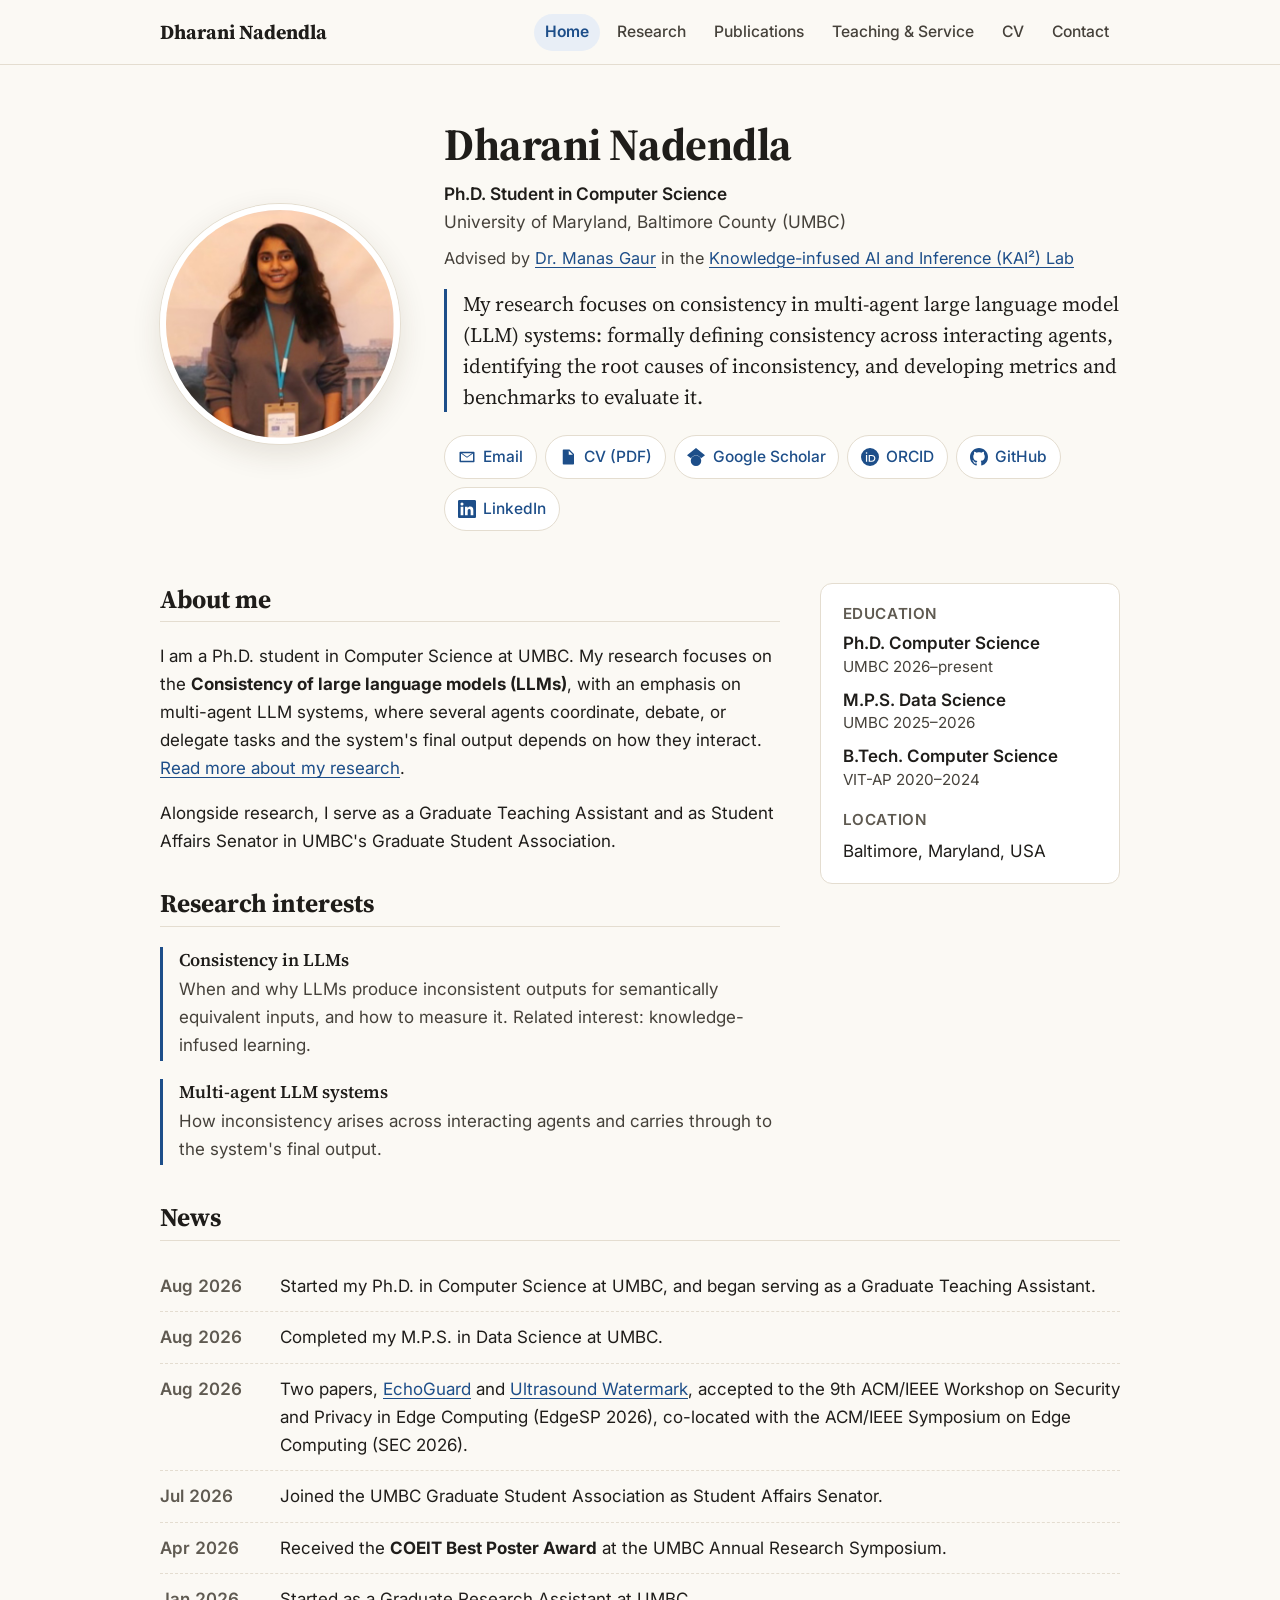
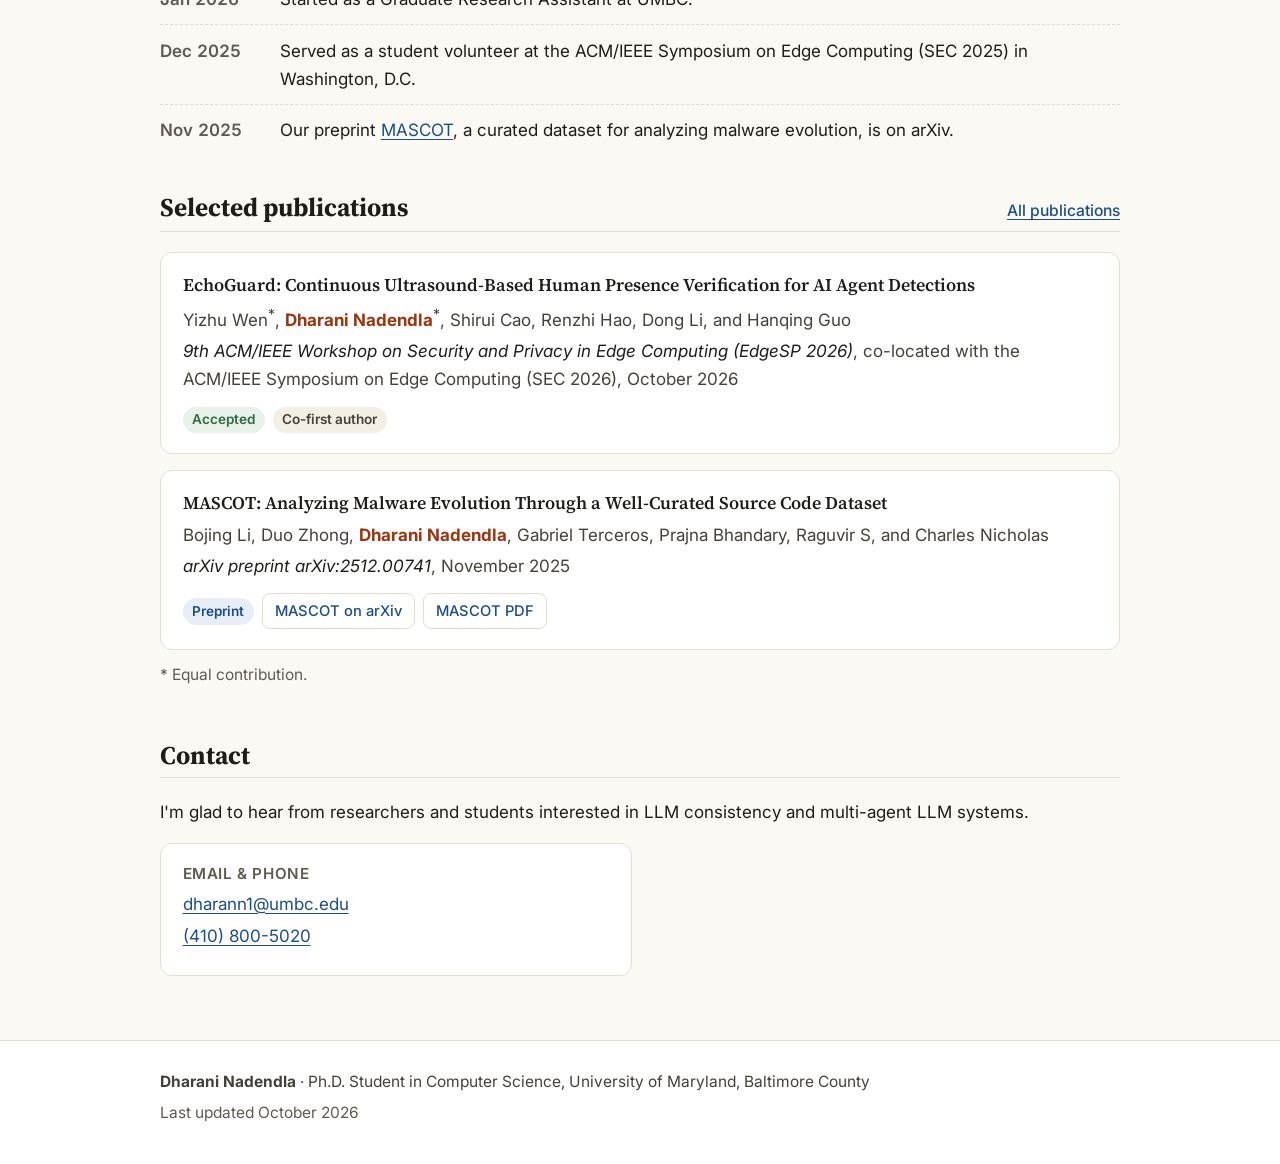
<file: index.html>
<!doctype html>
<html lang="en">
<head>
  <meta charset="utf-8">
  <meta name="viewport" content="width=device-width, initial-scale=1">
  <title>Dharani Nadendla | Ph.D. Student in Computer Science, UMBC</title>
  <meta name="description" content="Dharani Nadendla is a Ph.D. student in Computer Science at UMBC studying consistency in multi-agent large language model (LLM) systems.">
  <meta name="author" content="Dharani Nadendla">
  <link rel="canonical" href="https://dharani-27.github.io/">

  <meta property="og:type" content="profile">
  <meta property="og:title" content="Dharani Nadendla | Ph.D. Student, UMBC">
  <meta property="og:description" content="Research on consistency in multi-agent LLM systems.">
  <meta property="og:url" content="https://dharani-27.github.io/">
  <meta property="og:image" content="https://dharani-27.github.io/assets/img/dharani-nadendla-share.jpg">
  <meta property="og:image:alt" content="Portrait of Dharani Nadendla">
  <meta name="twitter:card" content="summary">

  <link rel="icon" href="assets/img/favicon.svg" type="image/svg+xml">
  <link rel="preconnect" href="https://fonts.googleapis.com">
  <link rel="preconnect" href="https://fonts.gstatic.com" crossorigin>
  <link rel="stylesheet" href="https://fonts.googleapis.com/css2?family=Inter:wght@400;500;600;700&family=Source+Serif+4:opsz,wght@8..60,400;8..60,600;8..60,700&display=swap">
  <link rel="stylesheet" href="assets/css/style.css?v=6">

  <script type="application/ld+json">
  {
    "@context": "https://schema.org",
    "@type": "Person",
    "name": "Dharani Nadendla",
    "jobTitle": "Ph.D. Student in Computer Science",
    "affiliation": {
      "@type": "CollegeOrUniversity",
      "name": "University of Maryland, Baltimore County",
      "url": "https://www.umbc.edu/"
    },
    "email": "mailto:dharann1@umbc.edu",
    "url": "https://dharani-27.github.io/",
    "image": "https://dharani-27.github.io/assets/img/dharani-nadendla-share.jpg",
    "identifier": "https://orcid.org/0009-0002-4283-8955",
    "sameAs": [
      "https://orcid.org/0009-0002-4283-8955",
      "https://scholar.google.com/citations?user=Z6vt7Y0AAAAJ",
      "https://github.com/dharani-27",
      "https://www.linkedin.com/in/dharani-nadendla/"
    ],
    "knowsAbout": ["Consistency of large language models", "Multi-agent LLM systems", "Knowledge-infused learning"]
  }
  </script>
</head>
<body>
  <!-- Icon sprite (decorative; every icon is paired with visible text) -->
  <svg xmlns="http://www.w3.org/2000/svg" style="display:none" aria-hidden="true">
    <symbol id="i-mail" viewBox="0 0 24 24"><path d="M3 5h18a1 1 0 0 1 1 1v12a1 1 0 0 1-1 1H3a1 1 0 0 1-1-1V6a1 1 0 0 1 1-1zm1 2.3V17h16V7.3l-8 5.6-8-5.6zM18.6 7H5.4L12 11.6 18.6 7z"/></symbol>
    <symbol id="i-cv" viewBox="0 0 24 24"><path d="M6 2h8l6 6v13a1 1 0 0 1-1 1H6a1 1 0 0 1-1-1V3a1 1 0 0 1 1-1zm7 1.5V9h5.5L13 3.5zM8 12h8v1.6H8V12zm0 3.4h8V17H8v-1.6zm0-6.8h3v1.6H8V8.6z"/></symbol>
    <symbol id="i-scholar" viewBox="0 0 24 24"><path d="M5.242 13.769 0 9.5 12 0l12 9.5-5.242 4.269C17.548 11.249 14.978 9.5 12 9.5c-2.977 0-5.548 1.748-6.758 4.269zM12 10a7 7 0 1 0 0 14 7 7 0 0 0 0-14z"/></symbol>
    <symbol id="i-orcid" viewBox="0 0 24 24"><path d="M12 0a12 12 0 1 0 0 24 12 12 0 0 0 0-24zM7.4 5.6a1.1 1.1 0 1 1 0 2.2 1.1 1.1 0 0 1 0-2.2zM6.6 9.2h1.6v9.2H6.6V9.2zm3.7 0h4.1c3.3 0 4.8 2.4 4.8 4.6 0 2.4-1.9 4.6-4.8 4.6h-4.1V9.2zm1.6 1.4v6.4h2.4c2.6 0 3.3-1.8 3.3-3.2 0-2.2-1.4-3.2-3.4-3.2h-2.3z"/></symbol>
    <symbol id="i-github" viewBox="0 0 16 16"><path d="M8 0C3.58 0 0 3.58 0 8c0 3.54 2.29 6.53 5.47 7.59.4.07.55-.17.55-.38 0-.19-.01-.82-.01-1.49-2.01.37-2.53-.49-2.69-.94-.09-.23-.48-.94-.82-1.13-.28-.15-.68-.52-.01-.53.63-.01 1.08.58 1.23.82.72 1.21 1.87.87 2.33.66.07-.52.28-.87.51-1.07-1.78-.2-3.64-.89-3.64-3.95 0-.87.31-1.59.82-2.15-.08-.2-.36-1.02.08-2.12 0 0 .67-.21 2.2.82.64-.18 1.32-.27 2-.27.68 0 1.36.09 2 .27 1.53-1.04 2.2-.82 2.2-.82.44 1.1.16 1.92.08 2.12.51.56.82 1.27.82 2.15 0 3.07-1.87 3.75-3.65 3.95.29.25.54.73.54 1.48 0 1.07-.01 1.93-.01 2.2 0 .21.15.46.55.38A8.013 8.013 0 0 0 16 8c0-4.42-3.58-8-8-8z"/></symbol>
    <symbol id="i-linkedin" viewBox="0 0 24 24"><path d="M20.447 20.452h-3.554v-5.569c0-1.328-.027-3.037-1.852-3.037-1.853 0-2.136 1.445-2.136 2.939v5.667H9.351V9h3.414v1.561h.046c.477-.9 1.637-1.85 3.37-1.85 3.601 0 4.267 2.37 4.267 5.455v6.286zM5.337 7.433a2.064 2.064 0 1 1 0-4.128 2.064 2.064 0 0 1 0 4.128zm1.782 13.019H3.555V9h3.564v11.452zM22.225 0H1.771C.792 0 0 .774 0 1.729v20.542C0 23.227.792 24 1.771 24h20.451C23.2 24 24 23.227 24 22.271V1.729C24 .774 23.2 0 22.222 0h.003z"/></symbol>
  </svg>

  <a class="skip-link" href="#main">Skip to main content</a>

  <header class="site-header">
    <div class="container header-inner">
      <a class="site-name" href="index.html">Dharani Nadendla</a>
      <nav class="site-nav" aria-label="Main">
        <ul>
          <li><a href="index.html" aria-current="page">Home</a></li>
          <li><a href="research.html">Research</a></li>
          <li><a href="publications.html">Publications</a></li>
          <li><a href="teaching.html">Teaching &amp; Service</a></li>
          <li><a href="files/Dharani_Nadendla_CV.pdf">CV<span class="visually-hidden"> (PDF)</span></a></li>
          <li><a href="#contact">Contact</a></li>
        </ul>
      </nav>
    </div>
  </header>

  <main id="main">
    <!-- Who I am, what I work on, where I am, how to reach me -->
    <section class="container hero" aria-labelledby="name">
      <img class="portrait" src="assets/img/dharani-nadendla.jpg" width="240" height="240"
           alt="Portrait of Dharani Nadendla">
      <div>
        <h1 id="name">Dharani Nadendla</h1>
        <p class="role"><strong>Ph.D. Student in Computer Science</strong><br>
          University of Maryland, Baltimore County (UMBC)</p>
        <p class="affil">Advised by <a href="https://manasgaur.github.io/">Dr. Manas Gaur</a> in the <a href="https://kai2.umbc.edu/">Knowledge-infused AI and Inference (KAI²) Lab</a></p>
        <p class="statement">My research focuses on consistency in multi-agent large language model (LLM) systems: formally defining consistency across interacting agents, identifying the root causes of inconsistency, and developing metrics and benchmarks to evaluate it.</p>
        <ul class="profile-links" aria-label="Contact and profiles">
          <li><a class="pill" href="mailto:dharann1@umbc.edu"><svg aria-hidden="true"><use href="#i-mail"></use></svg>Email</a></li>
          <li><a class="pill" href="files/Dharani_Nadendla_CV.pdf"><svg aria-hidden="true"><use href="#i-cv"></use></svg>CV (PDF)</a></li>
          <li><a class="pill" href="https://scholar.google.com/citations?user=Z6vt7Y0AAAAJ"><svg aria-hidden="true"><use href="#i-scholar"></use></svg>Google Scholar</a></li>
          <li><a class="pill" href="https://orcid.org/0009-0002-4283-8955"><svg aria-hidden="true"><use href="#i-orcid"></use></svg>ORCID</a></li>
          <li><a class="pill" href="https://github.com/dharani-27"><svg aria-hidden="true"><use href="#i-github"></use></svg>GitHub</a></li>
          <li><a class="pill" href="https://www.linkedin.com/in/dharani-nadendla/"><svg aria-hidden="true"><use href="#i-linkedin"></use></svg>LinkedIn</a></li>
        </ul>
      </div>
    </section>

    <!-- Short professional bio and research interests, with education alongside -->
    <div class="container section about-grid">
      <div>
        <section aria-labelledby="about">
          <h2 id="about" class="section-head">About me</h2>
          <p>I am a Ph.D. student in Computer Science at UMBC. My research focuses on the <strong>Consistency of large language models (LLMs)</strong>, with an emphasis on multi-agent LLM systems, where several agents coordinate, debate, or delegate tasks and the system's final output depends on how they interact. <a href="research.html">Read more about my research</a>.</p>
          <p>Alongside research, I serve as a Graduate Teaching Assistant and as Student Affairs Senator in UMBC's Graduate Student Association.</p>
        </section>

        <section class="interests" aria-labelledby="interests">
          <h2 id="interests" class="section-head">Research interests</h2>
          <ul class="interest-list">
            <li>
              <h3>Consistency in LLMs</h3>
              <p>When and why LLMs produce inconsistent outputs for semantically equivalent inputs, and how to measure it. Related interest: knowledge-infused learning.</p>
            </li>
            <li>
              <h3>Multi-agent LLM systems</h3>
              <p>How inconsistency arises across interacting agents and carries through to the system's final output.</p>
            </li>
          </ul>
        </section>
      </div>
      <aside class="card glance" aria-label="Education">
        <h3>Education</h3>
        <ol>
          <li><span class="what">Ph.D. Computer Science</span><span class="where">UMBC 2026&ndash;present</span></li>
          <li><span class="what">M.P.S. Data Science</span><span class="where">UMBC 2025&ndash;2026</span></li>
          <li><span class="what">B.Tech. Computer Science</span><span class="where">VIT-AP 2020&ndash;2024</span></li>
        </ol>
        <h3>Location</h3>
        <p>Baltimore, Maryland, USA</p>
      </aside>
    </div>

    <!-- News -->
    <section class="container section" aria-labelledby="news">
      <h2 id="news" class="section-head">News</h2>
      <ul class="news">
        <li><time datetime="2026-08">Aug 2026</time><p>Started my Ph.D. in Computer Science at UMBC, and began serving as a Graduate Teaching Assistant.</p></li>
        <li><time datetime="2026-08">Aug 2026</time><p>Completed my M.P.S. in Data Science at UMBC.</p></li>
        <li><time datetime="2026-08">Aug 2026</time><p>Two papers, <a href="publications.html#echoguard">EchoGuard</a> and <a href="publications.html#ultrasound-watermark">Ultrasound Watermark</a>, accepted to the 9th ACM/IEEE Workshop on Security and Privacy in Edge Computing (EdgeSP 2026), co-located with the ACM/IEEE Symposium on Edge Computing (SEC 2026).</p></li>
        <li><time datetime="2026-07">Jul 2026</time><p>Joined the UMBC Graduate Student Association as Student Affairs Senator.</p></li>
        <li><time datetime="2026-04">Apr 2026</time><p>Received the <strong>COEIT Best Poster Award</strong> at the UMBC Annual Research Symposium.</p></li>
        <li><time datetime="2026-01">Jan 2026</time><p>Started as a Graduate Research Assistant at UMBC.</p></li>
        <li><time datetime="2025-12">Dec 2025</time><p>Served as a student volunteer at the ACM/IEEE Symposium on Edge Computing (SEC 2025) in Washington, D.C.</p></li>
        <li><time datetime="2025-11">Nov 2025</time><p>Our preprint <a href="publications.html#mascot">MASCOT</a>, a curated dataset for analyzing malware evolution, is on arXiv.</p></li>
      </ul>
    </section>

    <!-- Selected publications -->
    <section class="container section" aria-labelledby="selected">
      <div class="section-head">
        <h2 id="selected">Selected publications</h2>
        <a href="publications.html">All publications</a>
      </div>
      <ol class="pub-list">
        <li class="pub">
          <h3 class="pub-title">EchoGuard: Continuous Ultrasound-Based Human Presence Verification for AI Agent Detections</h3>
          <p class="pub-authors">Yizhu Wen<sup><span aria-hidden="true">*</span><span class="visually-hidden">equal contribution</span></sup>, <span class="me">Dharani Nadendla</span><sup><span aria-hidden="true">*</span><span class="visually-hidden">equal contribution</span></sup>, Shirui Cao, Renzhi Hao, Dong Li, and Hanqing Guo</p>
          <p class="pub-venue"><em>9th ACM/IEEE Workshop on Security and Privacy in Edge Computing (EdgeSP 2026)</em>, co-located with the ACM/IEEE Symposium on Edge Computing (SEC 2026), October 2026</p>
          <div class="pub-meta">
            <span class="tag accepted">Accepted</span>
            <span class="tag">Co-first author</span>
          </div>
        </li>
        <li class="pub">
          <h3 class="pub-title">MASCOT: Analyzing Malware Evolution Through a Well-Curated Source Code Dataset</h3>
          <p class="pub-authors">Bojing Li, Duo Zhong, <span class="me">Dharani Nadendla</span>, Gabriel Terceros, Prajna Bhandary, Raguvir S, and Charles Nicholas</p>
          <p class="pub-venue"><em>arXiv preprint arXiv:2512.00741</em>, November 2025</p>
          <div class="pub-meta">
            <span class="tag preprint">Preprint</span>
            <a class="pub-link" href="https://arxiv.org/abs/2512.00741">MASCOT on arXiv</a>
            <a class="pub-link" href="https://arxiv.org/pdf/2512.00741">MASCOT PDF</a>
          </div>
        </li>
      </ol>
      <p class="note"><span aria-hidden="true">*</span> Equal contribution.</p>
    </section>

    <!-- Contact -->
    <section class="container section" aria-labelledby="contact">
      <h2 id="contact" class="section-head">Contact</h2>
      <p>I'm glad to hear from researchers and students interested in LLM consistency and multi-agent LLM systems.</p>
      <div class="contact-grid">
        <div class="card">
          <h3>Email &amp; phone</h3>
          <p><a href="mailto:dharann1@umbc.edu">dharann1@umbc.edu</a></p>
          <p><a href="tel:+14108005020">(410) 800-5020</a></p>
        </div>
      </div>
    </section>
  </main>

  <footer class="site-footer">
    <div class="container footer-inner">
      <p><strong>Dharani Nadendla</strong> &middot; Ph.D. Student in Computer Science, University of Maryland, Baltimore County</p>
      <p class="updated">Last updated October 2026</p>
    </div>
  </footer>
</body>
</html>
</file>
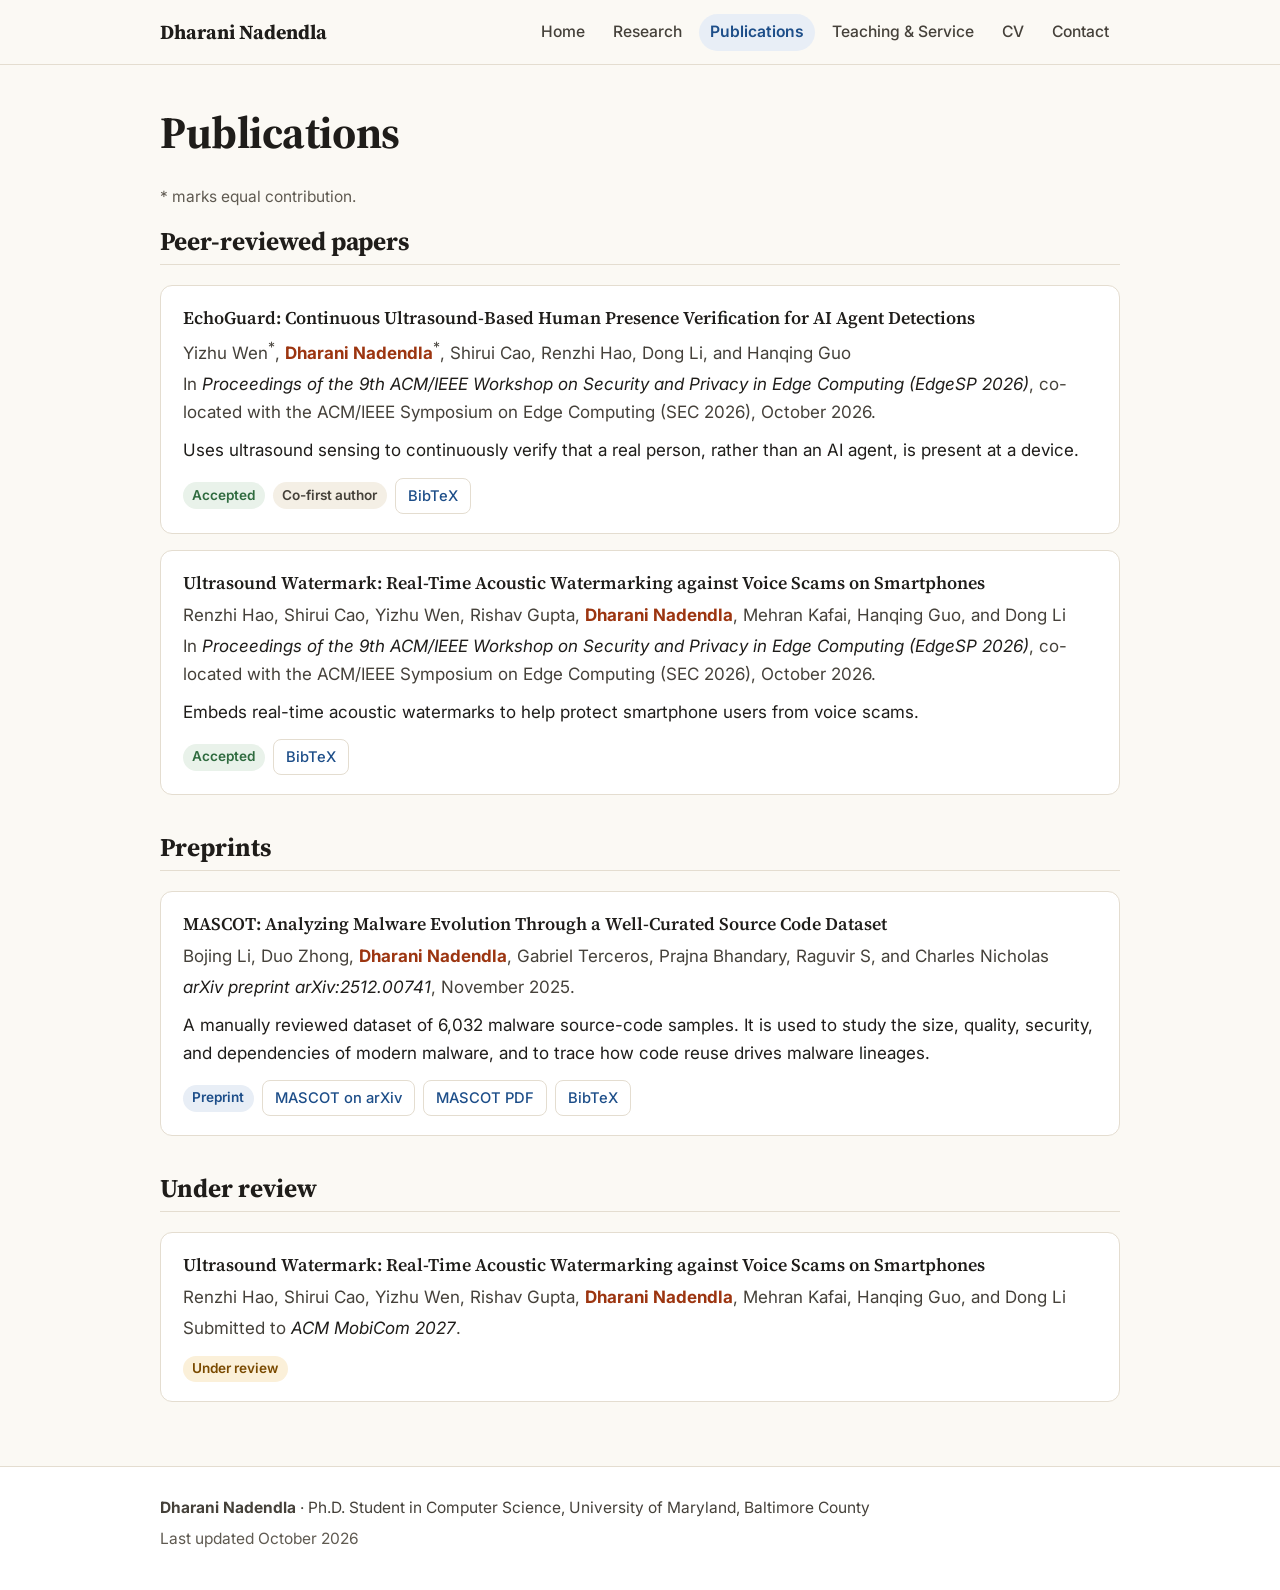
<file: publications.html>
<!doctype html>
<html lang="en">
<head>
  <meta charset="utf-8">
  <meta name="viewport" content="width=device-width, initial-scale=1">
  <title>Publications | Dharani Nadendla</title>
  <meta name="description" content="Publications by Dharani Nadendla, with full citations, links, and BibTeX.">
  <meta name="author" content="Dharani Nadendla">
  <link rel="canonical" href="https://dharani-27.github.io/publications.html">

  <meta property="og:type" content="website">
  <meta property="og:title" content="Publications | Dharani Nadendla">
  <meta property="og:description" content="Papers, preprints, and work under review, with links and BibTeX.">
  <meta property="og:url" content="https://dharani-27.github.io/publications.html">
  <meta property="og:image" content="https://dharani-27.github.io/assets/img/dharani-nadendla-share.jpg">
  <meta property="og:image:alt" content="Portrait of Dharani Nadendla">
  <meta name="twitter:card" content="summary">

  <link rel="icon" href="assets/img/favicon.svg" type="image/svg+xml">
  <link rel="preconnect" href="https://fonts.googleapis.com">
  <link rel="preconnect" href="https://fonts.gstatic.com" crossorigin>
  <link rel="stylesheet" href="https://fonts.googleapis.com/css2?family=Inter:wght@400;500;600;700&family=Source+Serif+4:opsz,wght@8..60,400;8..60,600;8..60,700&display=swap">
  <link rel="stylesheet" href="assets/css/style.css?v=6">
</head>
<body>
  <a class="skip-link" href="#main">Skip to main content</a>

  <header class="site-header">
    <div class="container header-inner">
      <a class="site-name" href="index.html">Dharani Nadendla</a>
      <nav class="site-nav" aria-label="Main">
        <ul>
          <li><a href="index.html">Home</a></li>
          <li><a href="research.html">Research</a></li>
          <li><a href="publications.html" aria-current="page">Publications</a></li>
          <li><a href="teaching.html">Teaching &amp; Service</a></li>
          <li><a href="files/Dharani_Nadendla_CV.pdf">CV<span class="visually-hidden"> (PDF)</span></a></li>
          <li><a href="index.html#contact">Contact</a></li>
        </ul>
      </nav>
    </div>
  </header>

  <main id="main">
    <div class="container page-intro">
      <h1>Publications</h1>
      <p class="note"><span aria-hidden="true">*</span> marks equal contribution.</p>
    </div>

    <!-- Peer-reviewed -->
    <section class="container section" aria-labelledby="peer">
      <h2 id="peer" class="section-head">Peer-reviewed papers</h2>
      <ol class="pub-list">
        <li class="pub" id="echoguard">
          <h3 class="pub-title">EchoGuard: Continuous Ultrasound-Based Human Presence Verification for AI Agent Detections</h3>
          <p class="pub-authors">Yizhu Wen<sup><span aria-hidden="true">*</span><span class="visually-hidden">equal contribution</span></sup>, <span class="me">Dharani Nadendla</span><sup><span aria-hidden="true">*</span><span class="visually-hidden">equal contribution</span></sup>, Shirui Cao, Renzhi Hao, Dong Li, and Hanqing Guo</p>
          <p class="pub-venue">In <em>Proceedings of the 9th ACM/IEEE Workshop on Security and Privacy in Edge Computing (EdgeSP 2026)</em>, co-located with the ACM/IEEE Symposium on Edge Computing (SEC 2026), October 2026.</p>
          <p class="pub-summary">Uses ultrasound sensing to continuously verify that a real person, rather than an AI agent, is present at a device.</p>
          <div class="pub-meta">
            <span class="tag accepted">Accepted</span>
            <span class="tag">Co-first author</span>
            <details class="bibtex">
              <summary>BibTeX<span class="visually-hidden"> for EchoGuard</span></summary>
<pre><code>@inproceedings{wen2026echoguard,
  title     = {{EchoGuard}: Continuous Ultrasound-Based Human Presence
               Verification for {AI} Agent Detections},
  author    = {Wen, Yizhu and Nadendla, Dharani and Cao, Shirui and
               Hao, Renzhi and Li, Dong and Guo, Hanqing},
  booktitle = {Proceedings of the 9th ACM/IEEE Workshop on Security
               and Privacy in Edge Computing (EdgeSP)},
  year      = {2026}
}</code></pre>
            </details>
          </div>
        </li>

        <li class="pub" id="ultrasound-watermark">
          <h3 class="pub-title">Ultrasound Watermark: Real-Time Acoustic Watermarking against Voice Scams on Smartphones</h3>
          <p class="pub-authors">Renzhi Hao, Shirui Cao, Yizhu Wen, Rishav Gupta, <span class="me">Dharani Nadendla</span>, Mehran Kafai, Hanqing Guo, and Dong Li</p>
          <p class="pub-venue">In <em>Proceedings of the 9th ACM/IEEE Workshop on Security and Privacy in Edge Computing (EdgeSP 2026)</em>, co-located with the ACM/IEEE Symposium on Edge Computing (SEC 2026), October 2026.</p>
          <p class="pub-summary">Embeds real-time acoustic watermarks to help protect smartphone users from voice scams.</p>
          <div class="pub-meta">
            <span class="tag accepted">Accepted</span>
            <details class="bibtex">
              <summary>BibTeX<span class="visually-hidden"> for Ultrasound Watermark</span></summary>
<pre><code>@inproceedings{hao2026ultrasound,
  title     = {Ultrasound Watermark: Real-Time Acoustic Watermarking
               against Voice Scams on Smartphones},
  author    = {Hao, Renzhi and Cao, Shirui and Wen, Yizhu and
               Gupta, Rishav and Nadendla, Dharani and Kafai, Mehran and
               Guo, Hanqing and Li, Dong},
  booktitle = {Proceedings of the 9th ACM/IEEE Workshop on Security
               and Privacy in Edge Computing (EdgeSP)},
  year      = {2026}
}</code></pre>
            </details>
          </div>
        </li>
      </ol>
    </section>

    <!-- Preprints -->
    <section class="container section" aria-labelledby="preprints">
      <h2 id="preprints" class="section-head">Preprints</h2>
      <ol class="pub-list">
        <li class="pub" id="mascot">
          <h3 class="pub-title">MASCOT: Analyzing Malware Evolution Through a Well-Curated Source Code Dataset</h3>
          <p class="pub-authors">Bojing Li, Duo Zhong, <span class="me">Dharani Nadendla</span>, Gabriel Terceros, Prajna Bhandary, Raguvir S, and Charles Nicholas</p>
          <p class="pub-venue"><em>arXiv preprint arXiv:2512.00741</em>, November 2025.</p>
          <p class="pub-summary">A manually reviewed dataset of 6,032 malware source-code samples. It is used to study the size, quality, security, and dependencies of modern malware, and to trace how code reuse drives malware lineages.</p>
          <div class="pub-meta">
            <span class="tag preprint">Preprint</span>
            <a class="pub-link" href="https://arxiv.org/abs/2512.00741">MASCOT on arXiv</a>
            <a class="pub-link" href="https://arxiv.org/pdf/2512.00741">MASCOT PDF</a>
            <details class="bibtex">
              <summary>BibTeX<span class="visually-hidden"> for MASCOT</span></summary>
<pre><code>@article{li2025mascot,
  title   = {{MASCOT}: Analyzing Malware Evolution Through a
             Well-Curated Source Code Dataset},
  author  = {Li, Bojing and Zhong, Duo and Nadendla, Dharani and
             Terceros, Gabriel and Bhandary, Prajna and S, Raguvir and
             Nicholas, Charles},
  journal = {arXiv preprint arXiv:2512.00741},
  year    = {2025}
}</code></pre>
            </details>
          </div>
        </li>
      </ol>
    </section>

    <!-- Under review -->
    <section class="container section" aria-labelledby="review">
      <h2 id="review" class="section-head">Under review</h2>
      <ol class="pub-list">
        <li class="pub" id="ultrasound-watermark-mobicom">
          <h3 class="pub-title">Ultrasound Watermark: Real-Time Acoustic Watermarking against Voice Scams on Smartphones</h3>
          <p class="pub-authors">Renzhi Hao, Shirui Cao, Yizhu Wen, Rishav Gupta, <span class="me">Dharani Nadendla</span>, Mehran Kafai, Hanqing Guo, and Dong Li</p>
          <p class="pub-venue">Submitted to <em>ACM MobiCom 2027</em>.</p>
          <div class="pub-meta">
            <span class="tag review">Under review</span>
          </div>
        </li>
      </ol>
    </section>
  </main>

  <footer class="site-footer">
    <div class="container footer-inner">
      <p><strong>Dharani Nadendla</strong> &middot; Ph.D. Student in Computer Science, University of Maryland, Baltimore County</p>
      <p class="updated">Last updated October 2026</p>
    </div>
  </footer>
</body>
</html>
</file>
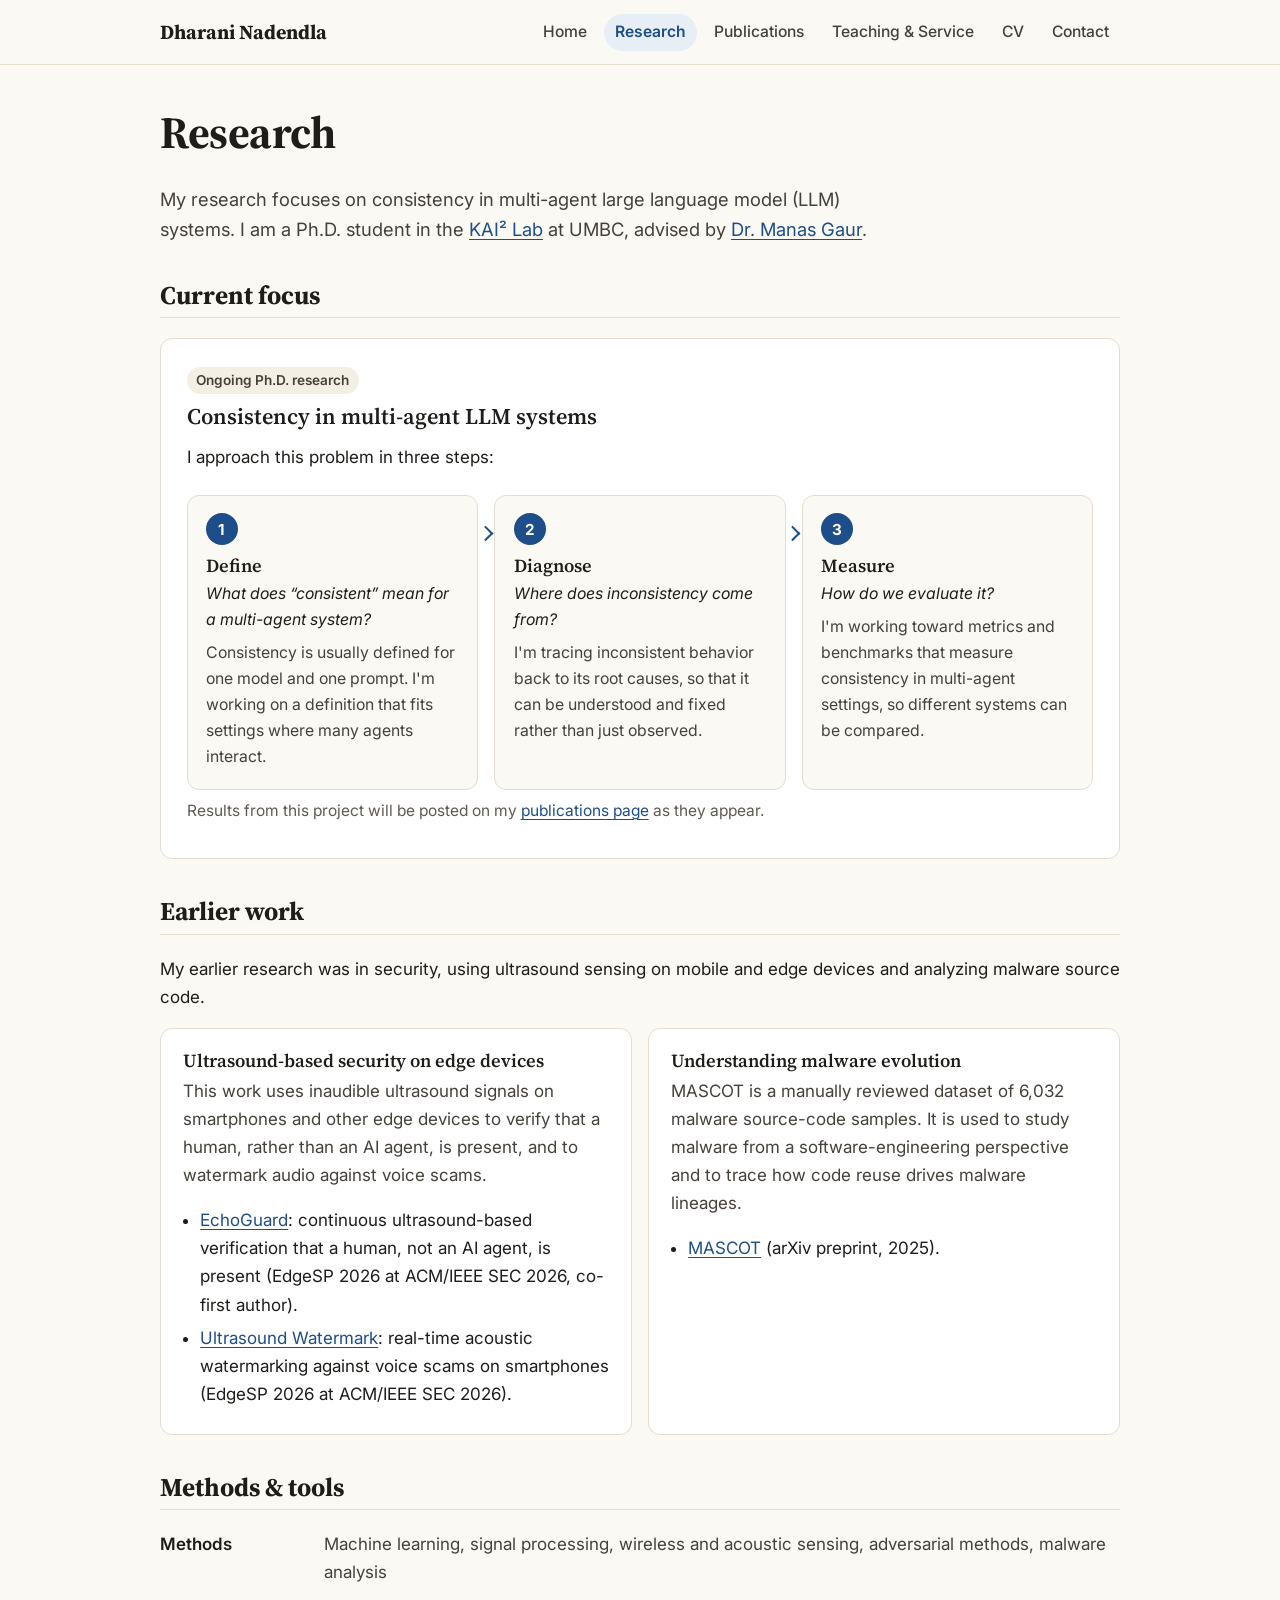
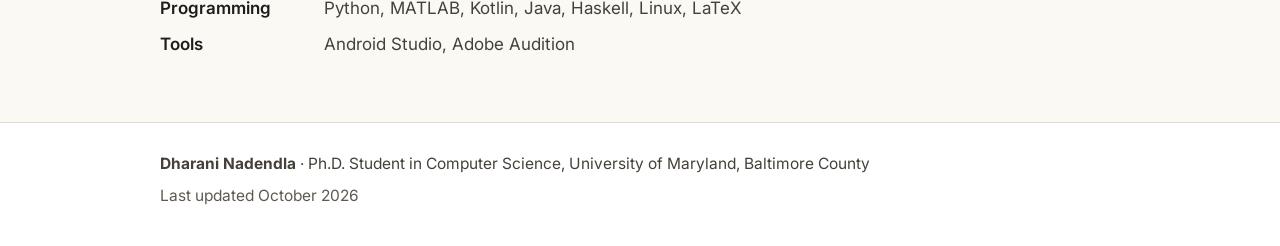
<file: research.html>
<!doctype html>
<html lang="en">
<head>
  <meta charset="utf-8">
  <meta name="viewport" content="width=device-width, initial-scale=1">
  <title>Research | Dharani Nadendla</title>
  <meta name="description" content="Dharani Nadendla's research on consistency in multi-agent LLM systems: defining consistency, diagnosing its root causes, and measuring it with metrics and benchmarks.">
  <meta name="author" content="Dharani Nadendla">
  <link rel="canonical" href="https://dharani-27.github.io/research.html">

  <meta property="og:type" content="website">
  <meta property="og:title" content="Research | Dharani Nadendla">
  <meta property="og:description" content="Consistency in multi-agent LLM systems.">
  <meta property="og:url" content="https://dharani-27.github.io/research.html">
  <meta property="og:image" content="https://dharani-27.github.io/assets/img/dharani-nadendla-share.jpg">
  <meta property="og:image:alt" content="Portrait of Dharani Nadendla">
  <meta name="twitter:card" content="summary">

  <link rel="icon" href="assets/img/favicon.svg" type="image/svg+xml">
  <link rel="preconnect" href="https://fonts.googleapis.com">
  <link rel="preconnect" href="https://fonts.gstatic.com" crossorigin>
  <link rel="stylesheet" href="https://fonts.googleapis.com/css2?family=Inter:wght@400;500;600;700&family=Source+Serif+4:opsz,wght@8..60,400;8..60,600;8..60,700&display=swap">
  <link rel="stylesheet" href="assets/css/style.css?v=6">
</head>
<body>
  <a class="skip-link" href="#main">Skip to main content</a>

  <header class="site-header">
    <div class="container header-inner">
      <a class="site-name" href="index.html">Dharani Nadendla</a>
      <nav class="site-nav" aria-label="Main">
        <ul>
          <li><a href="index.html">Home</a></li>
          <li><a href="research.html" aria-current="page">Research</a></li>
          <li><a href="publications.html">Publications</a></li>
          <li><a href="teaching.html">Teaching &amp; Service</a></li>
          <li><a href="files/Dharani_Nadendla_CV.pdf">CV<span class="visually-hidden"> (PDF)</span></a></li>
          <li><a href="index.html#contact">Contact</a></li>
        </ul>
      </nav>
    </div>
  </header>

  <main id="main">
    <div class="container page-intro">
      <h1>Research</h1>
      <p class="lead">My research focuses on consistency in multi-agent large language model (LLM) systems. I am a Ph.D. student in the <a href="https://kai2.umbc.edu/">KAI² Lab</a> at UMBC, advised by <a href="https://manasgaur.github.io/">Dr. Manas Gaur</a>.</p>
    </div>

    <!-- Current focus -->
    <section class="container section" aria-labelledby="current">
      <h2 id="current" class="section-head">Current focus</h2>
      <article class="focus" aria-labelledby="mac-title">
        <span class="tag kicker">Ongoing Ph.D. research</span>
        <h3 id="mac-title" class="focus-title">Consistency in multi-agent LLM systems</h3>
        <p>I approach this problem in three steps:</p>

        <ol class="steps">
          <li>
            <span class="num" aria-hidden="true">1</span>
            <h3>Define</h3>
            <p class="q">What does &ldquo;consistent&rdquo; mean for a multi-agent system?</p>
            <p>Consistency is usually defined for one model and one prompt. I'm working on a definition that fits settings where many agents interact.</p>
          </li>
          <li>
            <span class="num" aria-hidden="true">2</span>
            <h3>Diagnose</h3>
            <p class="q">Where does inconsistency come from?</p>
            <p>I'm tracing inconsistent behavior back to its root causes, so that it can be understood and fixed rather than just observed.</p>
          </li>
          <li>
            <span class="num" aria-hidden="true">3</span>
            <h3>Measure</h3>
            <p class="q">How do we evaluate it?</p>
            <p>I'm working toward metrics and benchmarks that measure consistency in multi-agent settings, so different systems can be compared.</p>
          </li>
        </ol>
        <p class="note">Results from this project will be posted on my <a href="publications.html">publications page</a> as they appear.</p>
      </article>
    </section>

    <!-- Earlier work -->
    <section class="container section" aria-labelledby="earlier">
      <h2 id="earlier" class="section-head">Earlier work</h2>
      <p>My earlier research was in security, using ultrasound sensing on mobile and edge devices and analyzing malware source code.</p>
      <div class="work-grid">
        <article class="card" aria-labelledby="acoustic">
          <h3 id="acoustic">Ultrasound-based security on edge devices</h3>
          <p>This work uses inaudible ultrasound signals on smartphones and other edge devices to verify that a human, rather than an AI agent, is present, and to watermark audio against voice scams.</p>
          <ul>
            <li><a href="publications.html#echoguard">EchoGuard</a>: continuous ultrasound-based verification that a human, not an AI agent, is present (EdgeSP 2026 at ACM/IEEE SEC 2026, co-first author).</li>
            <li><a href="publications.html#ultrasound-watermark">Ultrasound Watermark</a>: real-time acoustic watermarking against voice scams on smartphones (EdgeSP 2026 at ACM/IEEE SEC 2026).</li>
          </ul>
        </article>
        <article class="card" aria-labelledby="malware">
          <h3 id="malware">Understanding malware evolution</h3>
          <p>MASCOT is a manually reviewed dataset of 6,032 malware source-code samples. It is used to study malware from a software-engineering perspective and to trace how code reuse drives malware lineages.</p>
          <ul>
            <li><a href="publications.html#mascot">MASCOT</a> (arXiv preprint, 2025).</li>
          </ul>
        </article>
      </div>
    </section>

    <!-- Toolbox -->
    <section class="container section" aria-labelledby="toolbox">
      <h2 id="toolbox" class="section-head">Methods &amp; tools</h2>
      <dl class="toolbox">
        <dt>Methods</dt>
        <dd>Machine learning, signal processing, wireless and acoustic sensing, adversarial methods, malware analysis</dd>
        <dt>Programming</dt>
        <dd>Python, MATLAB, Kotlin, Java, Haskell, Linux, LaTeX</dd>
        <dt>Tools</dt>
        <dd>Android Studio, Adobe Audition</dd>
      </dl>
    </section>
  </main>

  <footer class="site-footer">
    <div class="container footer-inner">
      <p><strong>Dharani Nadendla</strong> &middot; Ph.D. Student in Computer Science, University of Maryland, Baltimore County</p>
      <p class="updated">Last updated October 2026</p>
    </div>
  </footer>
</body>
</html>
</file>
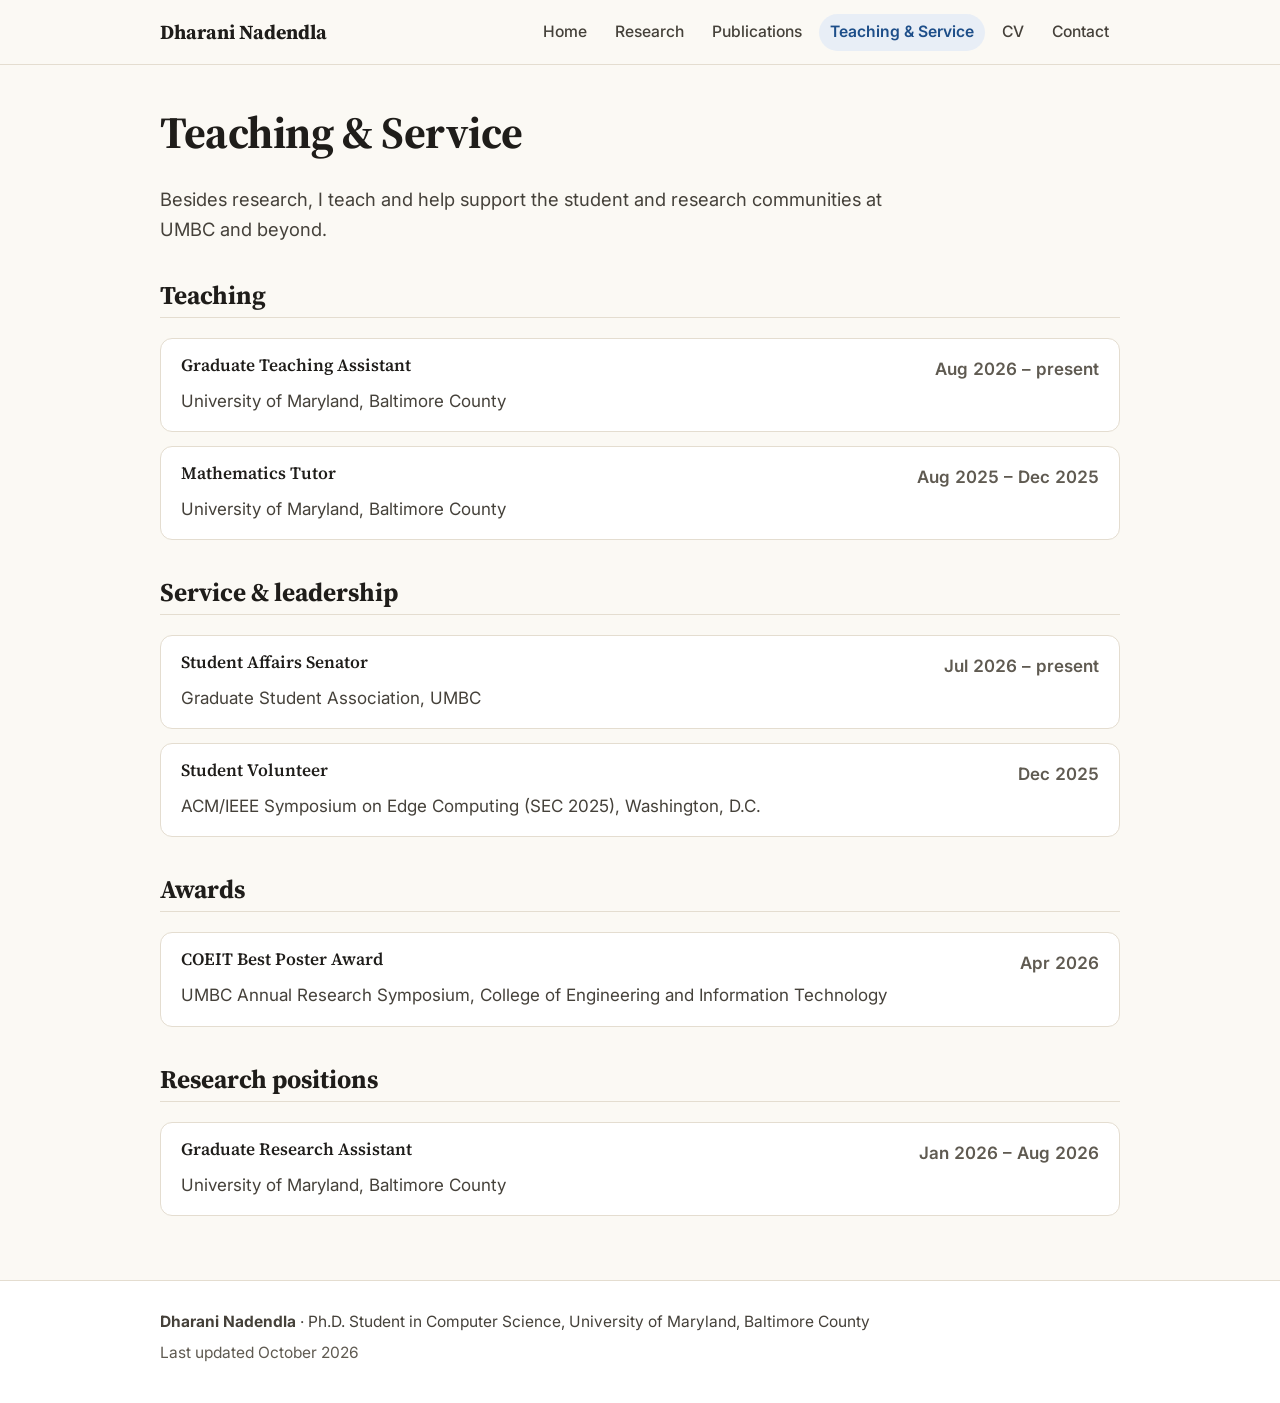
<file: teaching.html>
<!doctype html>
<html lang="en">
<head>
  <meta charset="utf-8">
  <meta name="viewport" content="width=device-width, initial-scale=1">
  <title>Teaching &amp; Service | Dharani Nadendla</title>
  <meta name="description" content="Teaching, service, leadership, and awards of Dharani Nadendla, Ph.D. student at UMBC.">
  <meta name="author" content="Dharani Nadendla">
  <link rel="canonical" href="https://dharani-27.github.io/teaching.html">

  <meta property="og:type" content="website">
  <meta property="og:title" content="Teaching &amp; Service | Dharani Nadendla">
  <meta property="og:description" content="Teaching, service, leadership, and awards.">
  <meta property="og:url" content="https://dharani-27.github.io/teaching.html">
  <meta property="og:image" content="https://dharani-27.github.io/assets/img/dharani-nadendla-share.jpg">
  <meta property="og:image:alt" content="Portrait of Dharani Nadendla">
  <meta name="twitter:card" content="summary">

  <link rel="icon" href="assets/img/favicon.svg" type="image/svg+xml">
  <link rel="preconnect" href="https://fonts.googleapis.com">
  <link rel="preconnect" href="https://fonts.gstatic.com" crossorigin>
  <link rel="stylesheet" href="https://fonts.googleapis.com/css2?family=Inter:wght@400;500;600;700&family=Source+Serif+4:opsz,wght@8..60,400;8..60,600;8..60,700&display=swap">
  <link rel="stylesheet" href="assets/css/style.css?v=6">
</head>
<body>
  <a class="skip-link" href="#main">Skip to main content</a>

  <header class="site-header">
    <div class="container header-inner">
      <a class="site-name" href="index.html">Dharani Nadendla</a>
      <nav class="site-nav" aria-label="Main">
        <ul>
          <li><a href="index.html">Home</a></li>
          <li><a href="research.html">Research</a></li>
          <li><a href="publications.html">Publications</a></li>
          <li><a href="teaching.html" aria-current="page">Teaching &amp; Service</a></li>
          <li><a href="files/Dharani_Nadendla_CV.pdf">CV<span class="visually-hidden"> (PDF)</span></a></li>
          <li><a href="index.html#contact">Contact</a></li>
        </ul>
      </nav>
    </div>
  </header>

  <main id="main">
    <div class="container page-intro">
      <h1>Teaching &amp; Service</h1>
      <p class="lead">Besides research, I teach and help support the student and research communities at UMBC and beyond.</p>
    </div>

    <section class="container section" aria-labelledby="teaching">
      <h2 id="teaching" class="section-head">Teaching</h2>
      <ul class="entries">
        <li class="entry">
          <h3>Graduate Teaching Assistant</h3>
          <p class="when">Aug 2026 &ndash; present</p>
          <p class="org">University of Maryland, Baltimore County</p>
        </li>
        <li class="entry">
          <h3>Mathematics Tutor</h3>
          <p class="when">Aug 2025 &ndash; Dec 2025</p>
          <p class="org">University of Maryland, Baltimore County</p>
        </li>
      </ul>
    </section>

    <section class="container section" aria-labelledby="service">
      <h2 id="service" class="section-head">Service &amp; leadership</h2>
      <ul class="entries">
        <li class="entry">
          <h3>Student Affairs Senator</h3>
          <p class="when">Jul 2026 &ndash; present</p>
          <p class="org">Graduate Student Association, UMBC</p>
        </li>
        <li class="entry">
          <h3>Student Volunteer</h3>
          <p class="when">Dec 2025</p>
          <p class="org">ACM/IEEE Symposium on Edge Computing (SEC 2025), Washington, D.C.</p>
        </li>
      </ul>
    </section>

    <section class="container section" aria-labelledby="awards">
      <h2 id="awards" class="section-head">Awards</h2>
      <ul class="entries">
        <li class="entry">
          <h3>COEIT Best Poster Award</h3>
          <p class="when">Apr 2026</p>
          <p class="org">UMBC Annual Research Symposium, College of Engineering and Information Technology</p>
        </li>
      </ul>
    </section>

    <section class="container section" aria-labelledby="research-roles">
      <h2 id="research-roles" class="section-head">Research positions</h2>
      <ul class="entries">
        <li class="entry">
          <h3>Graduate Research Assistant</h3>
          <p class="when">Jan 2026 &ndash; Aug 2026</p>
          <p class="org">University of Maryland, Baltimore County</p>
        </li>
      </ul>
    </section>
  </main>

  <footer class="site-footer">
    <div class="container footer-inner">
      <p><strong>Dharani Nadendla</strong> &middot; Ph.D. Student in Computer Science, University of Maryland, Baltimore County</p>
      <p class="updated">Last updated October 2026</p>
    </div>
  </footer>
</body>
</html>
</file>
<file: assets/css/style.css>
/* ==========================================================================
   Dharani Nadendla — personal research website
   Light, cream background; color is reserved for links and highlights.
   ========================================================================== */

:root {
  --bg: #fbf9f4;            /* page: warm cream */
  --surface: #ffffff;       /* cards */
  --surface-alt: #f4efe5;   /* tags, code, subtle fills */
  --ink: #1f1d1a;           /* body text */
  --ink-2: #45413a;         /* secondary text */
  --muted: #5f5a51;         /* dates, captions */
  --rule: #e4ddd0;          /* borders */
  --accent: #1d4e89;        /* links */
  --accent-strong: #123a68; /* link hover */
  --accent-soft: #e8eef6;   /* link-pill hover fill */
  --highlight: #9c3510;     /* my name in author lists */
  --ok: #2f6b3f;            /* "Accepted" tag text */
  --focus: #c2410c;         /* keyboard focus ring */

  --serif: "Source Serif 4", "Iowan Old Style", Georgia, "Times New Roman", serif;
  --sans: "Inter", -apple-system, BlinkMacSystemFont, "Segoe UI", Roboto, Helvetica, Arial, sans-serif;
  --mono: ui-monospace, SFMono-Regular, Menlo, Consolas, monospace;

  --radius: 12px;
  --max: 1000px;
}

*, *::before, *::after { box-sizing: border-box; }

html { -webkit-text-size-adjust: 100%; scroll-padding-top: 5.5rem; }

body {
  margin: 0;
  background: var(--bg);
  color: var(--ink);
  font-family: var(--sans);
  font-size: 1.0625rem;      /* 17px */
  line-height: 1.65;
  text-rendering: optimizeLegibility;
}

img { max-width: 100%; height: auto; display: block; }

h1, h2, h3 {
  font-family: var(--serif);
  color: var(--ink);
  line-height: 1.25;
  margin: 0 0 0.5em;
}
h1 { font-size: clamp(2.1rem, 4.5vw, 2.8rem); font-weight: 700; letter-spacing: -0.01em; }
h2 { font-size: 1.6rem; font-weight: 700; }
h3 { font-size: 1.15rem; font-weight: 600; }

p { margin: 0 0 1em; }

a {
  color: var(--accent);
  text-decoration: underline;
  text-decoration-thickness: 1px;
  text-underline-offset: 0.18em;
}
a:hover { color: var(--accent-strong); text-decoration-thickness: 2px; }

:focus-visible {
  outline: 3px solid var(--focus);
  outline-offset: 3px;
  border-radius: 4px;
}

.container { max-width: var(--max); margin: 0 auto; padding: 0 1.25rem; }

.visually-hidden {
  position: absolute !important;
  width: 1px; height: 1px;
  padding: 0; margin: -1px;
  overflow: hidden; clip: rect(0 0 0 0);
  white-space: nowrap; border: 0;
}

/* ---------- Skip link ---------- */
.skip-link {
  position: absolute;
  left: 1rem; top: -4rem;
  z-index: 100;
  background: var(--surface);
  color: var(--accent);
  padding: 0.6rem 1rem;
  border: 2px solid var(--accent);
  border-radius: 8px;
  font-weight: 600;
}
.skip-link:focus { top: 1rem; }

/* ---------- Header & navigation ---------- */
.site-header {
  position: sticky;
  top: 0;
  z-index: 50;
  background: rgba(251, 249, 244, 0.96);
  border-bottom: 1px solid var(--rule);
  backdrop-filter: saturate(1.2) blur(6px);
}
.header-inner {
  display: flex;
  align-items: center;
  justify-content: space-between;
  gap: 0.75rem 1.5rem;
  flex-wrap: wrap;
  padding-top: 0.85rem;
  padding-bottom: 0.85rem;
}
.site-name {
  font-family: var(--serif);
  font-weight: 700;
  font-size: 1.25rem;
  color: var(--ink);
  text-decoration: none;
}
.site-name:hover { color: var(--accent); text-decoration: none; }

.site-nav ul {
  list-style: none;
  margin: 0; padding: 0;
  display: flex;
  flex-wrap: wrap;
  gap: 0.25rem 0.35rem;
}
.site-nav a {
  display: inline-block;
  padding: 0.35rem 0.7rem;
  border-radius: 999px;
  color: var(--ink-2);
  font-weight: 500;
  font-size: 0.98rem;
  text-decoration: none;
}
.site-nav a:hover { color: var(--accent); background: var(--accent-soft); }
.site-nav a[aria-current="page"] {
  color: var(--accent);
  background: var(--accent-soft);
  font-weight: 600;
}

/* ---------- Sections ---------- */
main { display: block; }
.section { padding-top: 2.25rem; padding-bottom: 0; }
.section > h2, .section-head {
  display: flex;
  align-items: baseline;
  gap: 1rem;
  padding-bottom: 0.4rem;
  margin-bottom: 1.25rem;
  border-bottom: 1px solid var(--rule);
}
.section-head h2 { margin: 0; border: 0; padding: 0; }
.section-head a { margin-left: auto; font-size: 0.98rem; font-weight: 500; font-family: var(--sans); }

.page-intro { padding-top: 2.5rem; padding-bottom: 0; }
.page-intro + .section { padding-top: 1rem; }
.page-intro .note { margin-bottom: 0; }
.pub-list > .pub:last-child, .entries > .entry:last-child { margin-bottom: 0; }
.page-intro .lead { max-width: 46rem; }

.lead { font-size: 1.15rem; color: var(--ink-2); }

/* ---------- Hero (home) ---------- */
.hero {
  display: grid;
  grid-template-columns: 240px 1fr;
  gap: 2.75rem;
  align-items: center;
  padding-top: 3.25rem;
  padding-bottom: 1rem;
}
.portrait {
  width: 240px; height: 240px;
  object-fit: cover;
  border-radius: 50%;
  border: 6px solid var(--surface);
  box-shadow: 0 0 0 1px var(--rule), 0 10px 30px rgba(60, 45, 20, 0.12);
}
.hero h1 { margin-bottom: 0.15em; }
.role {
  margin: 0 0 0.5rem;
  color: var(--ink-2);
  font-size: 1.08rem;
}
.role strong { color: var(--ink); font-weight: 600; }
.affil {
  margin: 0 0 1.1rem;
  color: var(--ink-2);
  font-size: 1.02rem;
}
.statement {
  font-family: var(--serif);
  font-size: 1.28rem;
  line-height: 1.5;
  color: var(--ink);
  margin: 0 0 1.4rem;
  padding-left: 1rem;
  border-left: 3px solid var(--accent);
}
.statement strong { font-weight: 700; }

/* Labeled profile links (icon + visible text: no mystery icons) */
.profile-links {
  list-style: none;
  margin: 0; padding: 0;
  display: flex;
  flex-wrap: wrap;
  gap: 0.5rem;
}
.pill {
  display: inline-flex;
  align-items: center;
  gap: 0.45rem;
  padding: 0.4rem 0.8rem;
  min-height: 44px;
  border: 1px solid var(--rule);
  border-radius: 999px;
  background: var(--surface);
  color: var(--accent);
  font-weight: 500;
  font-size: 0.97rem;
  text-decoration: none;
}
.pill:hover {
  border-color: var(--accent);
  background: var(--accent-soft);
  text-decoration: none;
}
.pill svg { width: 18px; height: 18px; flex: none; fill: currentColor; }

/* ---------- About ---------- */
.about-grid {
  display: grid;
  grid-template-columns: minmax(0, 1fr) 300px;
  gap: 2.5rem;
  align-items: start;
}
.about-grid p { max-width: 40rem; }
.card {
  background: var(--surface);
  border: 1px solid var(--rule);
  border-radius: var(--radius);
  padding: 1.25rem 1.35rem;
}
.glance h3 {
  font-family: var(--sans);
  font-size: 0.95rem;
  font-weight: 600;
  letter-spacing: 0.04em;
  text-transform: uppercase;
  color: var(--muted);
  margin: 0 0 0.6rem;
}
.glance h3:not(:first-child) { margin-top: 1.25rem; }
.glance ol, .glance ul { list-style: none; margin: 0; padding: 0; }
.glance li { margin-bottom: 0.7rem; line-height: 1.4; }
.glance li:last-child { margin-bottom: 0; }
.glance .what { display: block; font-weight: 600; }
.glance .where { display: block; color: var(--ink-2); font-size: 0.95rem; }
.glance p { margin: 0; line-height: 1.45; }

/* ---------- Research interests (own section, beside Education) ---------- */
.interests { margin-top: 2rem; }
.interest-list {
  list-style: none;
  margin: 0; padding: 0;
  max-width: 40rem;
}
.interest-list li {
  border-left: 3px solid var(--accent);
  padding: 0.15rem 0 0.15rem 1rem;
  margin-bottom: 1.1rem;
}
.interest-list li:last-child { margin-bottom: 0; }
.interest-list h3 { font-size: 1.12rem; margin: 0 0 0.2rem; }
.interest-list p { margin: 0; color: var(--ink-2); }

/* ---------- News ---------- */
.news { list-style: none; margin: 0; padding: 0; }
.news li {
  display: grid;
  grid-template-columns: 6.5rem 1fr;
  gap: 1rem;
  padding: 0.7rem 0;
  border-bottom: 1px dashed var(--rule);
}
.news li:last-child { border-bottom: 0; }
.news time {
  font-weight: 600;
  color: var(--muted);
  font-variant-numeric: tabular-nums;
  white-space: nowrap;
}
.news p { margin: 0; }

/* ---------- Publications ---------- */
.pub-list { list-style: none; margin: 0; padding: 0; }
.pub {
  background: var(--surface);
  border: 1px solid var(--rule);
  border-radius: var(--radius);
  padding: 1.2rem 1.35rem;
  margin-bottom: 1rem;
}
.pub-title {
  font-size: 1.12rem;
  margin: 0 0 0.35rem;
  line-height: 1.4;
}
.pub-authors, .pub-venue { margin: 0 0 0.2rem; color: var(--ink-2); }
.pub-venue em { color: var(--ink); }
.pub-summary { margin: 0.6rem 0 0; }
.me { color: var(--highlight); font-weight: 700; }
.pub-meta {
  display: flex;
  flex-wrap: wrap;
  align-items: center;
  gap: 0.5rem;
  margin-top: 0.85rem;
}
.tag {
  display: inline-block;
  padding: 0.15rem 0.6rem;
  border-radius: 999px;
  background: var(--surface-alt);
  color: var(--ink-2);
  font-size: 0.85rem;
  font-weight: 600;
  line-height: 1.6;
}
.tag.accepted { color: var(--ok); background: #e9f2ea; }
.tag.review { color: #7a4a00; background: #fbf0d9; }
.tag.preprint { color: var(--accent); background: var(--accent-soft); }

.pub-link {
  display: inline-flex;
  align-items: center;
  min-height: 36px;
  padding: 0.2rem 0.75rem;
  border: 1px solid var(--rule);
  border-radius: 8px;
  font-size: 0.92rem;
  font-weight: 500;
  text-decoration: none;
  background: var(--surface);
}
.pub-link:hover { border-color: var(--accent); background: var(--accent-soft); text-decoration: none; }

details.bibtex { flex-basis: 100%; }
details.bibtex summary {
  display: inline-flex;
  align-items: center;
  min-height: 36px;
  padding: 0.2rem 0.75rem;
  border: 1px solid var(--rule);
  border-radius: 8px;
  font-size: 0.92rem;
  font-weight: 500;
  color: var(--accent);
  cursor: pointer;
  background: var(--surface);
}
details.bibtex summary:hover { border-color: var(--accent); background: var(--accent-soft); }
details.bibtex[open] summary { margin-bottom: 0.6rem; }
details.bibtex pre {
  margin: 0;
  padding: 0.9rem 1rem;
  background: var(--surface-alt);
  border-radius: 8px;
  overflow-x: auto;
  font-family: var(--mono);
  font-size: 0.85rem;
  line-height: 1.55;
  color: var(--ink);
}
.pub-meta details.bibtex { flex-basis: auto; }
.pub-meta details.bibtex[open] { flex-basis: 100%; }

.note { color: var(--muted); font-size: 0.97rem; }

/* ---------- Research page ---------- */
.focus {
  background: var(--surface);
  border: 1px solid var(--rule);
  border-radius: var(--radius);
  padding: 1.6rem 1.6rem 1.2rem;
}
.focus .kicker {
  display: inline-block;
  margin-bottom: 0.6rem;
}
.focus p { max-width: 46rem; }

.steps {
  list-style: none;
  margin: 1.5rem 0 0.5rem;
  padding: 0;
  display: grid;
  grid-template-columns: repeat(3, minmax(0, 1fr));
  gap: 1rem;
  counter-reset: step;
}
.steps li {
  position: relative;
  background: var(--bg);
  border: 1px solid var(--rule);
  border-radius: var(--radius);
  padding: 1.1rem 1.15rem 1.15rem;
}
.steps .num {
  display: inline-flex;
  align-items: center;
  justify-content: center;
  width: 2rem; height: 2rem;
  border-radius: 50%;
  background: var(--accent);
  color: #fff;
  font-weight: 700;
  font-size: 0.95rem;
  margin-bottom: 0.55rem;
}
.steps h3 { margin-bottom: 0.25rem; }
.steps .q { font-style: italic; color: var(--ink); margin-bottom: 0.4rem; }
.steps p { margin: 0; color: var(--ink-2); font-size: 0.99rem; }
/* decorative arrows between steps on wide screens */
.steps li:not(:last-child)::after {
  content: "";
  position: absolute;
  top: 2.05rem;
  right: -0.85rem;
  width: 0.7rem; height: 0.7rem;
  border-top: 2px solid var(--accent);
  border-right: 2px solid var(--accent);
  transform: rotate(45deg);
}

.work-grid {
  display: grid;
  grid-template-columns: repeat(2, minmax(0, 1fr));
  gap: 1rem;
}
.work-grid .card h3 { margin-bottom: 0.35rem; }
.work-grid .card p { color: var(--ink-2); }
.work-grid .card ul { margin: 0; padding-left: 1.1rem; }
.work-grid .card li { margin-bottom: 0.35rem; }

.toolbox { display: grid; grid-template-columns: 9rem 1fr; gap: 0.5rem 1.25rem; margin: 0; }
.toolbox dt { font-weight: 600; }
.toolbox dd { margin: 0; color: var(--ink-2); }

/* ---------- Teaching & service ---------- */
.entries { list-style: none; margin: 0; padding: 0; }
.entry {
  display: grid;
  grid-template-columns: minmax(0, 1fr) auto;
  gap: 0.25rem 1.5rem;
  padding: 1rem 1.25rem;
  background: var(--surface);
  border: 1px solid var(--rule);
  border-radius: var(--radius);
  margin-bottom: 0.85rem;
}
.entry h3 { margin: 0; font-size: 1.08rem; }
.entry .org { margin: 0; color: var(--ink-2); }
.entry .when {
  margin: 0;
  grid-row: 1;
  grid-column: 2;
  color: var(--muted);
  font-weight: 600;
  white-space: nowrap;
  font-variant-numeric: tabular-nums;
}
.entry .desc { grid-column: 1 / -1; margin: 0.35rem 0 0; color: var(--ink-2); }

/* ---------- Contact ---------- */
.contact-grid {
  display: grid;
  grid-template-columns: repeat(2, minmax(0, 1fr));
  gap: 1rem;
}
.contact-grid h3 {
  font-family: var(--sans);
  font-size: 0.95rem;
  font-weight: 600;
  letter-spacing: 0.04em;
  text-transform: uppercase;
  color: var(--muted);
  margin-bottom: 0.4rem;
}
.contact-grid address { font-style: normal; line-height: 1.5; }
.contact-grid p { margin: 0 0 0.3rem; }
.contact-grid ul { list-style: none; margin: 0; padding: 0; }
.contact-grid li { margin-bottom: 0.3rem; }

/* ---------- Footer ---------- */
.site-footer {
  margin-top: 4rem;
  border-top: 1px solid var(--rule);
  background: var(--surface);
  color: var(--ink-2);
  font-size: 0.97rem;
}
.footer-inner { padding-top: 1.75rem; padding-bottom: 2rem; }
.footer-inner p { margin: 0 0 0.35rem; }
.footer-links { display: flex; flex-wrap: wrap; gap: 0.25rem 1.1rem; list-style: none; margin: 0.5rem 0 0.75rem; padding: 0; }
.updated { color: var(--muted); }

/* ---------- Responsive ---------- */
@media (max-width: 860px) {
  .about-grid { grid-template-columns: 1fr; }
  .steps { grid-template-columns: 1fr; }
  .steps li:not(:last-child)::after {
    top: auto; bottom: -0.85rem; right: auto; left: 2rem;
    transform: rotate(135deg);
  }
}

@media (max-width: 720px) {
  body { font-size: 1rem; }
  .hero {
    grid-template-columns: 1fr;
    gap: 1.5rem;
    padding-top: 2rem;
    justify-items: start;
  }
  .portrait { width: 168px; height: 168px; }
  .statement { font-size: 1.15rem; }
  .work-grid { grid-template-columns: 1fr; }
  .contact-grid { grid-template-columns: 1fr; }
  .news li { grid-template-columns: 1fr; gap: 0.1rem; }
  .entry { grid-template-columns: 1fr; }
  .entry .when { grid-row: auto; grid-column: 1; }
  .toolbox { grid-template-columns: 1fr; }
  .toolbox dd { margin-bottom: 0.6rem; }
  .section-head { flex-wrap: wrap; }
  .section-head a { margin-left: 0; }
  .site-header { position: static; }
  html { scroll-padding-top: 1rem; }
}

@media (prefers-reduced-motion: reduce) {
  * { scroll-behavior: auto !important; transition: none !important; animation: none !important; }
}

@media print {
  .site-header, .skip-link, .site-footer { display: none; }
  body { background: #fff; }
  .pub, .card, .entry, .focus { border-color: #ccc; box-shadow: none; }
  a { color: #000; }
}
.focus .focus-title { font-size: 1.4rem; }
.pub-list + .note { margin-top: 0.75rem; }
</file>
